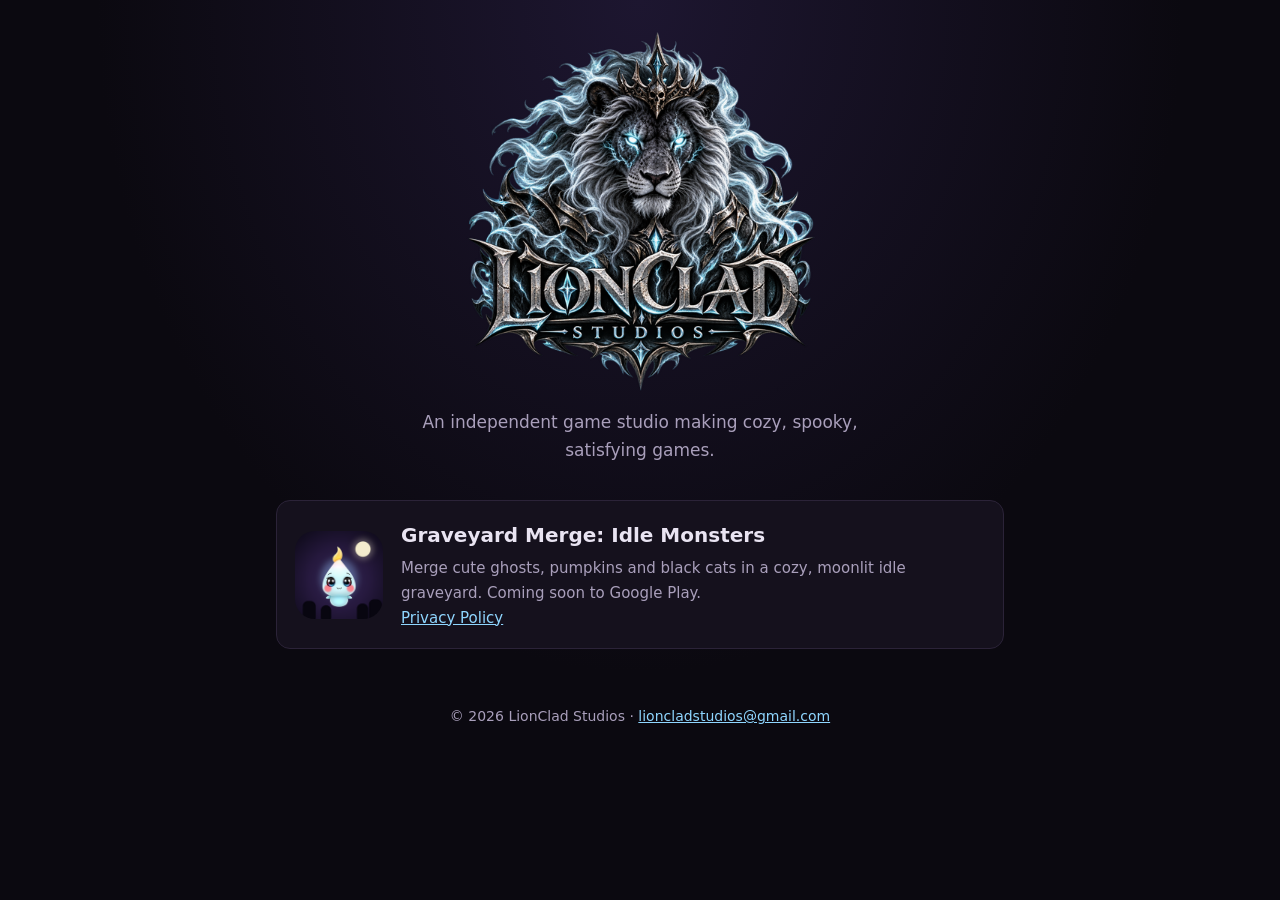
<file: index.html>
<!doctype html>
<html lang="en">
<head>
  <meta charset="utf-8">
  <meta name="viewport" content="width=device-width, initial-scale=1">
  <title>LionClad Studios</title>
  <meta name="description" content="LionClad Studios is an independent game studio. Our first game is Graveyard Merge: Idle Monsters.">
  <link rel="icon" type="image/png" href="favicon.png">
  <link rel="apple-touch-icon" href="assets/icon-180.png">
  <link rel="stylesheet" href="assets/site.css">
</head>
<body>
  <main class="wrap">
    <section class="hero">
      <img src="assets/logo.png" alt="LionClad Studios logo: a crowned, armored lion">
      <p>An independent game studio making cozy, spooky, satisfying games.</p>
    </section>

    <section class="card">
      <img src="assets/graveyard-merge.png" alt="Graveyard Merge app icon">
      <div>
        <h2>Graveyard Merge: Idle Monsters</h2>
        <p>Merge cute ghosts, pumpkins and black cats in a cozy, moonlit idle graveyard. Coming soon to Google Play.</p>
        <p><a href="privacy/">Privacy Policy</a></p>
      </div>
    </section>

    <footer>&copy; 2026 LionClad Studios · <a href="mailto:lioncladstudios@gmail.com">lioncladstudios@gmail.com</a></footer>
  </main>
</body>
</html>
</file>
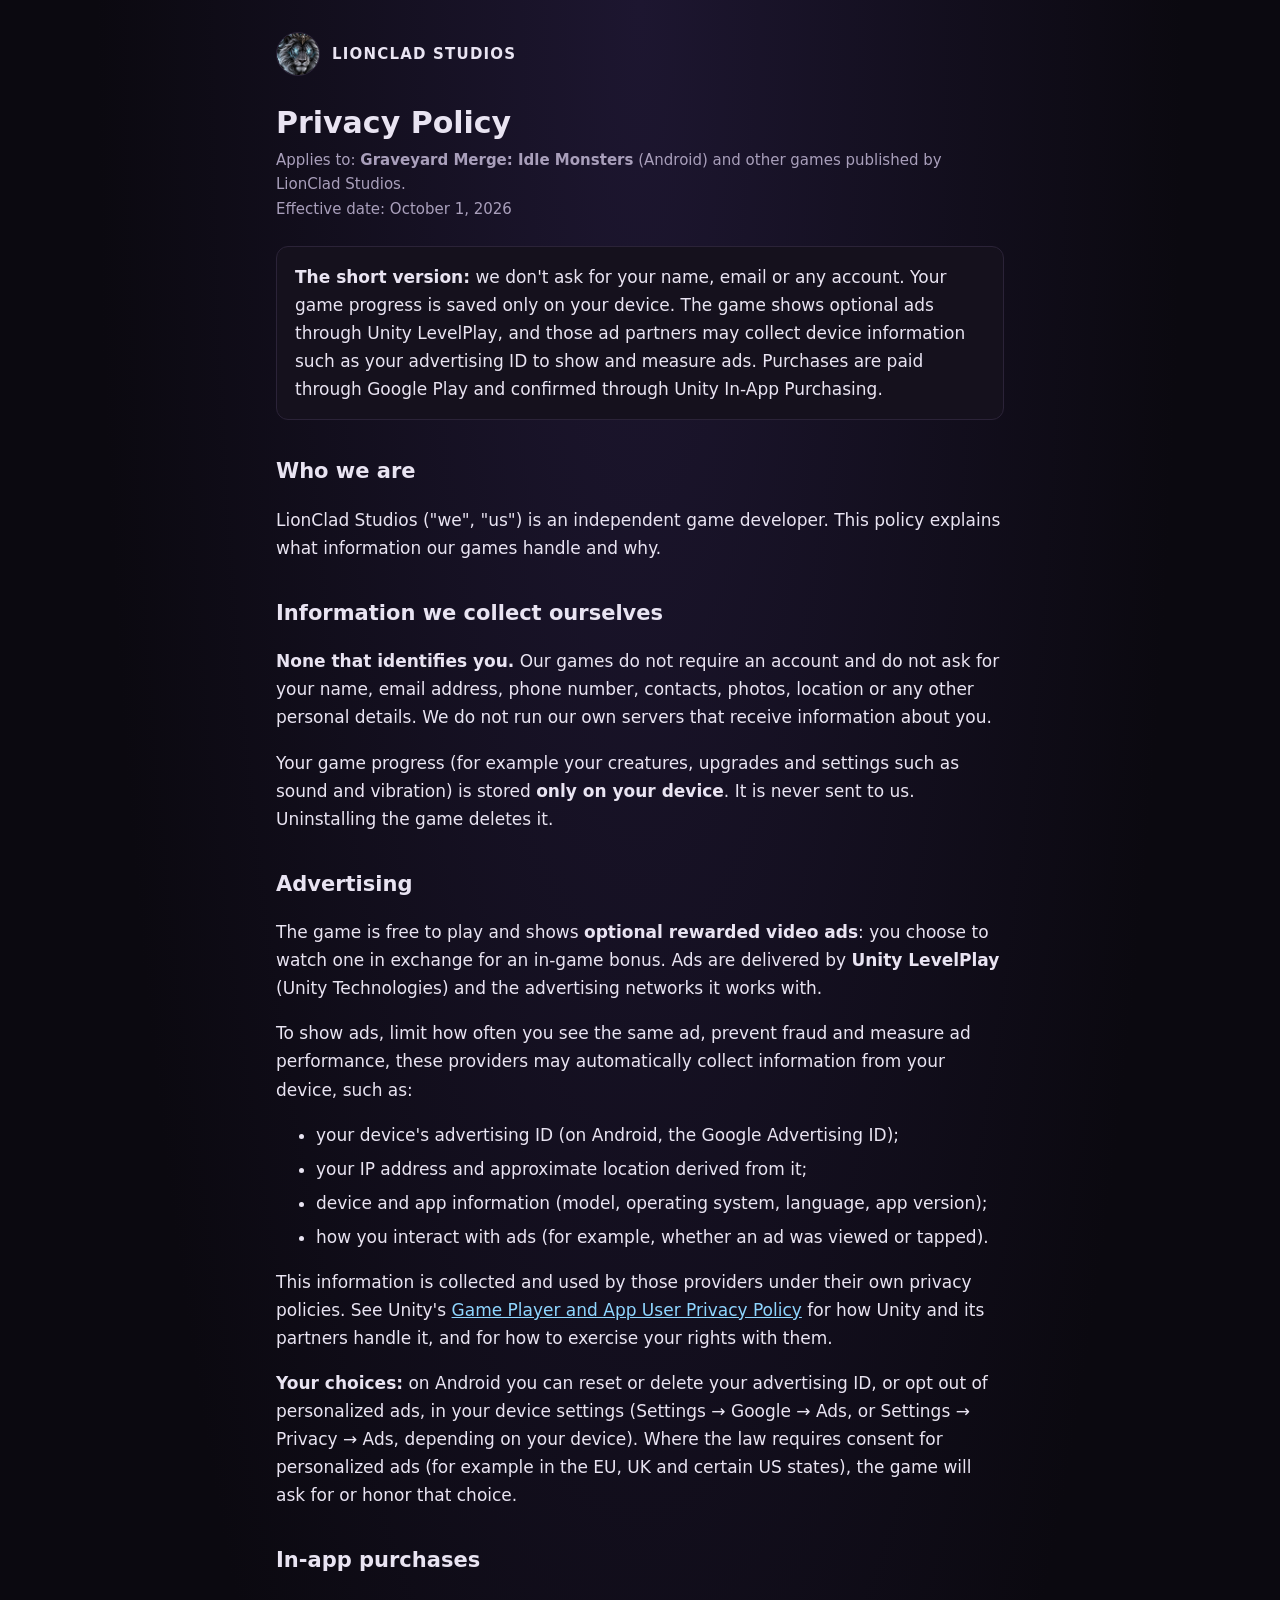
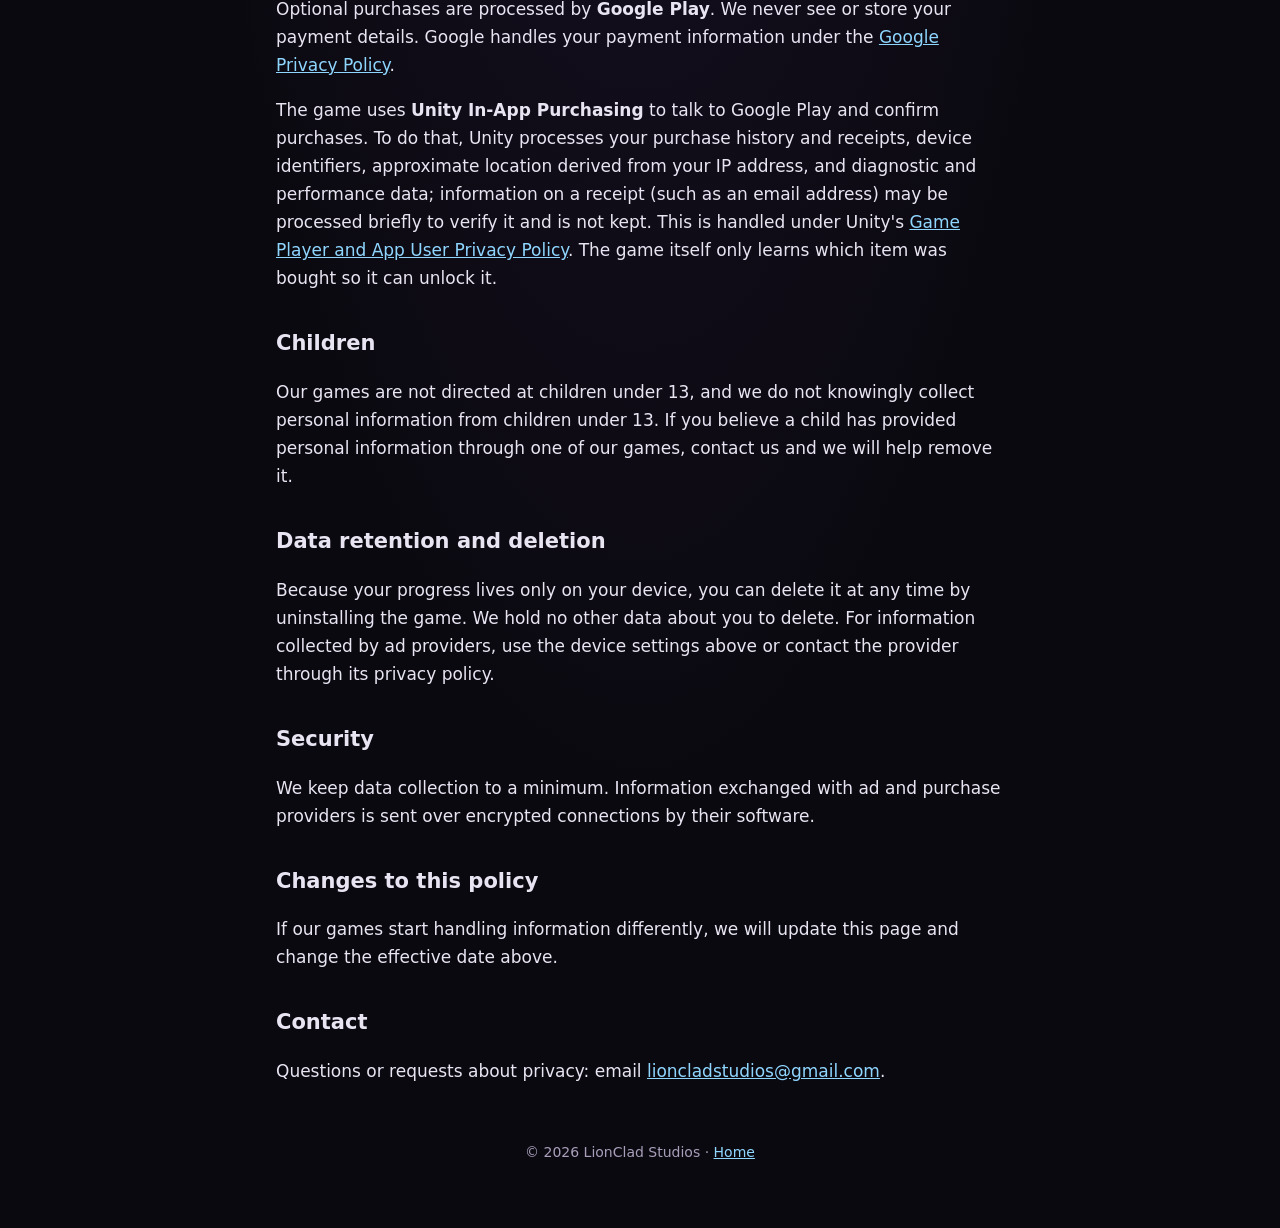
<file: privacy/index.html>
<!doctype html>
<html lang="en">
<head>
  <meta charset="utf-8">
  <meta name="viewport" content="width=device-width, initial-scale=1">
  <title>Privacy Policy · LionClad Studios</title>
  <meta name="description" content="Privacy Policy for Graveyard Merge: Idle Monsters and other games by LionClad Studios.">
  <link rel="icon" type="image/png" href="../favicon.png">
  <link rel="stylesheet" href="../assets/site.css">
</head>
<body>
  <main class="wrap policy">
    <header class="site">
      <img src="../assets/icon-180.png" alt="">
      <a href="../">LionClad Studios</a>
    </header>

    <h1>Privacy Policy</h1>
    <p class="meta">Applies to: <strong>Graveyard Merge: Idle Monsters</strong> (Android) and other games published by LionClad Studios.<br>Effective date: October 1, 2026</p>

    <div class="box">
      <strong>The short version:</strong> we don't ask for your name, email or any account. Your game progress is saved only on your device. The game shows optional ads through Unity LevelPlay, and those ad partners may collect device information such as your advertising ID to show and measure ads. Purchases are paid through Google Play and confirmed through Unity In-App Purchasing.
    </div>

    <h2>Who we are</h2>
    <p>LionClad Studios ("we", "us") is an independent game developer. This policy explains what information our games handle and why.</p>

    <h2>Information we collect ourselves</h2>
    <p><strong>None that identifies you.</strong> Our games do not require an account and do not ask for your name, email address, phone number, contacts, photos, location or any other personal details. We do not run our own servers that receive information about you.</p>
    <p>Your game progress (for example your creatures, upgrades and settings such as sound and vibration) is stored <strong>only on your device</strong>. It is never sent to us. Uninstalling the game deletes it.</p>

    <h2>Advertising</h2>
    <p>The game is free to play and shows <strong>optional rewarded video ads</strong>: you choose to watch one in exchange for an in-game bonus. Ads are delivered by <strong>Unity LevelPlay</strong> (Unity Technologies) and the advertising networks it works with.</p>
    <p>To show ads, limit how often you see the same ad, prevent fraud and measure ad performance, these providers may automatically collect information from your device, such as:</p>
    <ul>
      <li>your device's advertising ID (on Android, the Google Advertising ID);</li>
      <li>your IP address and approximate location derived from it;</li>
      <li>device and app information (model, operating system, language, app version);</li>
      <li>how you interact with ads (for example, whether an ad was viewed or tapped).</li>
    </ul>
    <p>This information is collected and used by those providers under their own privacy policies. See Unity's <a href="https://unity.com/legal/game-player-and-app-user-privacy-policy" rel="noopener">Game Player and App User Privacy Policy</a> for how Unity and its partners handle it, and for how to exercise your rights with them.</p>
    <p><strong>Your choices:</strong> on Android you can reset or delete your advertising ID, or opt out of personalized ads, in your device settings (Settings &rarr; Google &rarr; Ads, or Settings &rarr; Privacy &rarr; Ads, depending on your device). Where the law requires consent for personalized ads (for example in the EU, UK and certain US states), the game will ask for or honor that choice.</p>

    <h2>In-app purchases</h2>
    <p>Optional purchases are processed by <strong>Google Play</strong>. We never see or store your payment details. Google handles your payment information under the <a href="https://policies.google.com/privacy" rel="noopener">Google Privacy Policy</a>.</p>
    <p>The game uses <strong>Unity In-App Purchasing</strong> to talk to Google Play and confirm purchases. To do that, Unity processes your purchase history and receipts, device identifiers, approximate location derived from your IP address, and diagnostic and performance data; information on a receipt (such as an email address) may be processed briefly to verify it and is not kept. This is handled under Unity's <a href="https://unity.com/legal/game-player-and-app-user-privacy-policy" rel="noopener">Game Player and App User Privacy Policy</a>. The game itself only learns which item was bought so it can unlock it.</p>

    <h2>Children</h2>
    <p>Our games are not directed at children under 13, and we do not knowingly collect personal information from children under 13. If you believe a child has provided personal information through one of our games, contact us and we will help remove it.</p>

    <h2>Data retention and deletion</h2>
    <p>Because your progress lives only on your device, you can delete it at any time by uninstalling the game. We hold no other data about you to delete. For information collected by ad providers, use the device settings above or contact the provider through its privacy policy.</p>

    <h2>Security</h2>
    <p>We keep data collection to a minimum. Information exchanged with ad and purchase providers is sent over encrypted connections by their software.</p>

    <h2>Changes to this policy</h2>
    <p>If our games start handling information differently, we will update this page and change the effective date above.</p>

    <h2>Contact</h2>
    <p>Questions or requests about privacy: email <a href="mailto:lioncladstudios@gmail.com">lioncladstudios@gmail.com</a>.</p>

    <footer>&copy; 2026 LionClad Studios · <a href="../">Home</a></footer>
  </main>
</body>
</html>
</file>
<file: assets/site.css>
:root {
  --bg: #0b0910;
  --panel: #15111d;
  --line: #2b2338;
  --ink: #e9e4f2;
  --ink-dim: #a99fbb;
  --accent: #8fd6ff;
  --green: #8cff8c;
}
* { box-sizing: border-box; }
html { background: var(--bg); }
body {
  margin: 0;
  color: var(--ink);
  background: radial-gradient(ellipse at top, #1d1630 0%, var(--bg) 60%) no-repeat, var(--bg);
  font: 17px/1.65 system-ui, -apple-system, "Segoe UI", Roboto, sans-serif;
}
a { color: var(--accent); }
.wrap { max-width: 760px; margin: 0 auto; padding: 32px 16px 64px; }
header.site { display: flex; align-items: center; gap: 12px; margin-bottom: 28px; }
header.site img { width: 44px; height: 44px; border-radius: 50%; border: 1px solid var(--line); }
header.site a { color: var(--ink); text-decoration: none; font-weight: 700; letter-spacing: .08em; text-transform: uppercase; font-size: 15px; }
.hero { text-align: center; }
.hero img { width: min(360px, 80vw); height: auto; }
.hero p { color: var(--ink-dim); max-width: 520px; margin: 8px auto 0; }
.card { display: flex; gap: 18px; align-items: center; background: var(--panel); border: 1px solid var(--line); border-radius: 14px; padding: 18px; margin-top: 36px; }
.card img { width: 88px; height: 88px; border-radius: 20px; flex: none; }
.card h2 { margin: 0 0 4px; font-size: 20px; }
.card p { margin: 0; color: var(--ink-dim); font-size: 15px; }
h1 { font-size: 30px; line-height: 1.25; margin: 0 0 6px; }
h2 { font-size: 21px; margin: 34px 0 8px; }
.meta { color: var(--ink-dim); font-size: 15px; margin: 0 0 24px; }
.policy li { margin-bottom: 6px; }
.box { background: var(--panel); border: 1px solid var(--line); border-radius: 12px; padding: 16px 18px; }
footer { margin-top: 56px; color: var(--ink-dim); font-size: 14px; text-align: center; }
@media (max-width: 480px) {
  .card { flex-direction: column; text-align: center; }
  h1 { font-size: 25px; }
}
</file>
